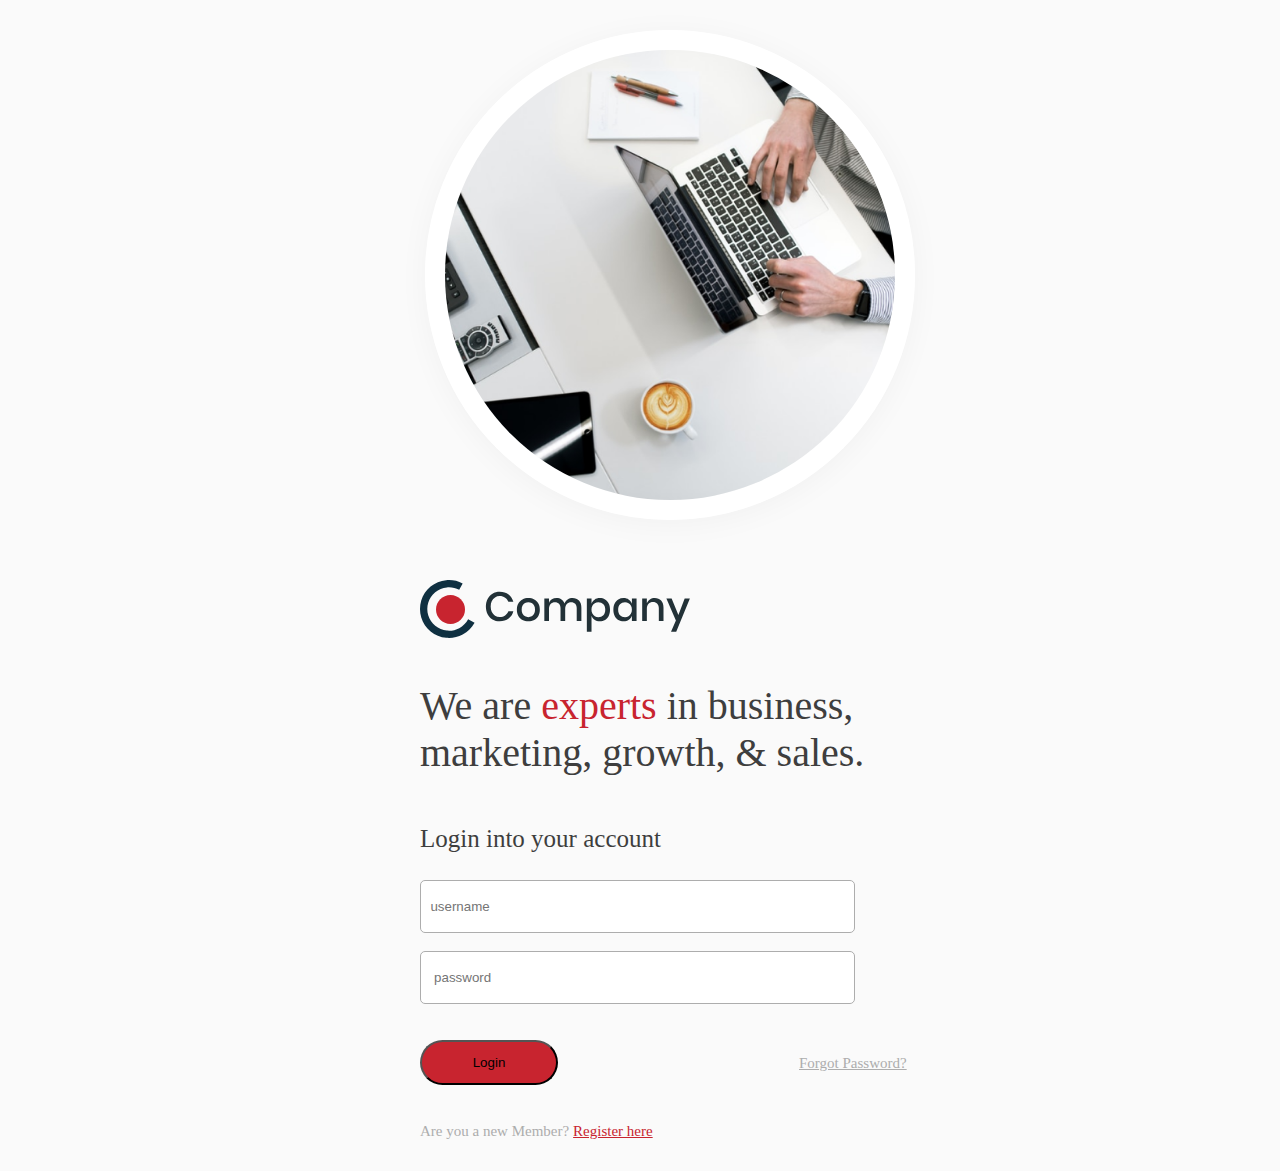
<file: index.html>
<!DOCTYPE html>
<html lang="en">

<head>
    <meta charset="UTF-8">
    <!-- <meta name="viewport" content="width=device-width, initial-scale=1.0"> -->
    <title>Document</title>
    <link rel="stylesheet" href="../css/style.css">
</head>

<body>
    <div class="main">
        <div class="left-side">
            <img src="../images/hero-image.png" alt="">
        </div>
        <div class="right-side">
            <p class="componyimg"><img src="../images/logo.svg" alt=""></p>
            <p class="heading">We are <strong class="experts">experts</strong> in business, marketing, growth, & sales.
            </p>
            <p class="acountheading">Login into your account</p>

            <input type="text" name="username" id="username" placeholder="  username"><br><br>
            <input type="password" name="password" id="password" placeholder="   password"><br><br><br>
            <div class="Login"><input type="button" value="Login"> <a class="forget" href="#">Forgot Password?</a></div>
            <br><br>
            <div><span class="member">Are you a new Member?</span> <a class="register" href="#">Register here</a></div>
        </div>
    </div>
</body>

</html>
</file>
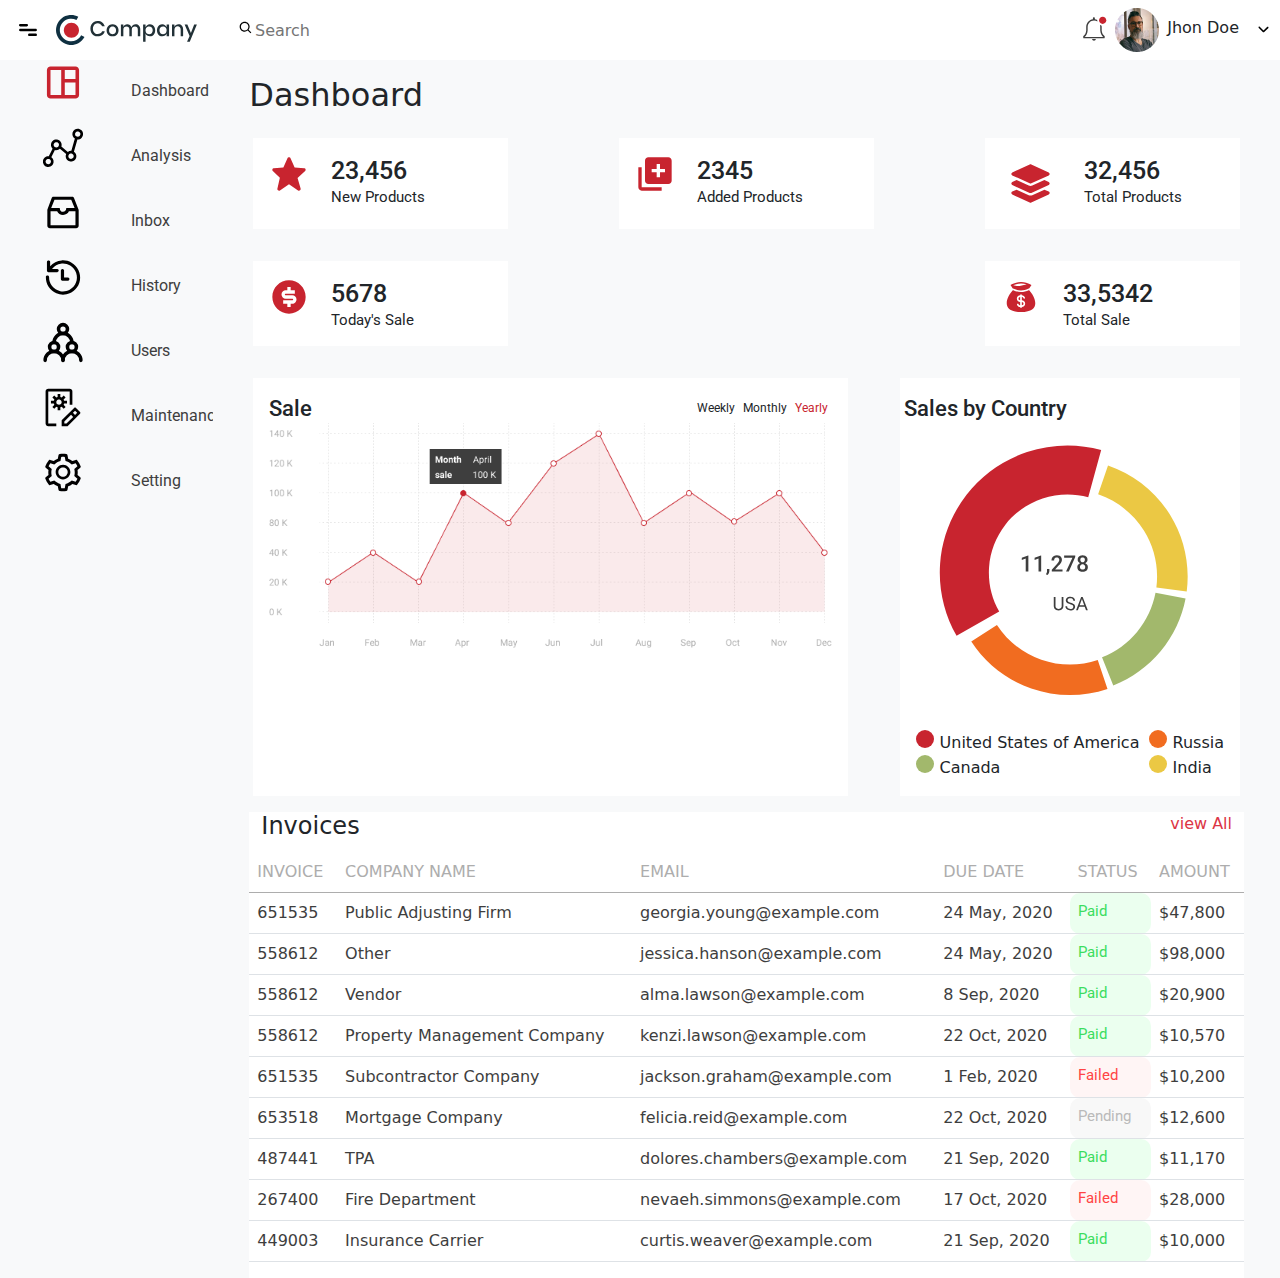
<file: dashboard.html>
<!DOCTYPE html>
<html>

<head>
    <title>Dashboard</title>
    <link rel="icon" type="image/x-icon" href="images/favicon.ico">
    <link rel="stylesheet" href="css/dashboard.css">
    <link rel="stylesheet" href="css/bootstrap.min.css">
    <link rel="preconnect" href="https://fonts.googleapis.com">
    <link rel="preconnect" href="https://fonts.gstatic.com" crossorigin>
    <link href="https://fonts.googleapis.com/css2?family=Roboto:wght@300;400;500;700;900&display=swap" rel="stylesheet">
</head>

<body>
    <!--Navbar-->
    <nav class="navbar navbar-light bg-white">
        <div class="d-flex mx-3">
            <div class="d-flex">
                <img src="images/menu-bar.svg">
                <img class="mx-3" src="images/header-logo.svg">
            </div>
            <div class="d-flex align-item-center mx-4">
                <div>
                    <img class="search-logo" src="images/search-icon.svg">
                </div>
                <input id="search-input" type="search" class="h-100" placeholder='Search' />
            </div>
        </div>
        <div class="d-flex">
            <div class="m-2">
                <img src="images/notification-icon.svg">
            </div>
            <div>
                <img src="images/profile.png">
            </div>
            <div class="m-2">
                <p class="m-0">Jhon Doe</p>
            </div>
            <div class="m-2">
                <img src="images/downward-arrow.svg">
            </div>
        </div>
    </nav>

    <div class="container-fluid ">
        <div class="row">
            <!--Sidebar-->
            <nav id="sidebar" class="col-md-2 col-lg-2 d-md-block bg-light sidebar">
                <div class="sidebar-sticky">
                    <ul class="nav ulitem flex-column">
                        <li class="nav-item">
                            <img class="img-size" src="./images/dashboard-active.svg" alt="">
                            <a class="nav-link active" href="#"> 
                               Dashboard
                            </a>
                        </li>
                        <li class="nav-item">
                            <img src="./images/graph-default.svg" alt="">
                            <a class="nav-link" href="#">
                               Analysis
                            </a>
                        </li>
                        <li class="nav-item">
                            <img src="./images/inbox-default.svg" alt="">
                            <a class="nav-link" href="#">
                                Inbox
                            </a>
                        </li>
                        <li class="nav-item">
                            <img src="./images/clock-default.svg" alt="">
                            <a class="nav-link" href="#">
                               History
                            </a>
                        </li>
                        <li class="nav-item">
                            <img src="./images/user-default.svg" alt="">
                            <a class="nav-link" href="#">
                                Users
                            </a>
                        </li>
                        <li class="nav-item">
                            <img src="./images/maintenance-default.svg" alt="no icon">
                            <a class="nav-link" href="#">
                                Maintenance
                            </a>
                        </li>
                        <li class="nav-item">
                            <img src="./images/setting-default.svg" alt="">
                            <a class="nav-link" href="#">
                                Setting
                            </a>
                        </li>
                    </ul>
                </div>
            </nav>

            <!-- dashboard -->
            <div class="col-md-10 col-lg-10 bg-light">
                <div class="container-fluid pt-3 pl-3">
                    <div class="row">
                        <h2>Dashboard</h2>
                    </div>
                    <!--first row-->
                    <div class="row justify-content-between">
                        <div class="col-md-5 col-lg-4 col-xl-3 col-xxl-2 m-3 p-3 bg-white border-0">
                            <div class="row">
                                <div class="col-3">
                                    <img src="images/star.svg">
                                </div>
                                <div class="col-9">
                                    <p class="roboto-medium-25 m-0 p-0">23,456</p>
                                    <p class="roboto-regular-15 m-0 p-0">New Products</p>
                                </div>
                            </div>
                        </div>
                        <div class="col-md-5 col-lg-4 col-xl-3 col-xxl-2 m-3 p-3 bg-white border-0">
                            <div class="row">
                                <div class="col-3">
                                    <img src="images/new-product.svg">
                                </div>
                                <div class="col-9">
                                    <p class="roboto-medium-25 m-0 p-0">2345</p>
                                    <p class="roboto-regular-15 m-0 p-0">Added Products</p>
                                </div>
                            </div>
                        </div>
                        <div class="col-md-5 col-lg-4 col-xl-3 col-xxl-2 m-3 p-3 bg-white border-0">
                            <div class="row">
                                <div class="col-4">
                                    <img src="images/total-product.svg">
                                </div>
                                <div class="col-8">
                                    <p class="roboto-medium-25 m-0 p-0">32,456</p>
                                    <p class="roboto-regular-15 m-0 p-0">Total Products</p>
                                </div>
                            </div>
                        </div>
                        <div class="col-md-5 col-lg-4 col-xl-3 col-xxl-2 m-3 p-3 bg-white border-0">
                            <div class="row">
                                <div class="col-3">
                                    <img src="images/dollar-filled.svg">
                                </div>
                                <div class="col-9">
                                    <p class="roboto-medium-25 m-0 p-0">5678</p>
                                    <p class="roboto-regular-15 m-0 p-0">Today's Sale</p>
                                </div>
                            </div>
                        </div>
                        <div class="col-md-5 col-lg-4 col-xl-3 col-xxl-2 m-3 p-3 bg-white border-0">
                            <div class="row">
                                <div class="col-3">
                                    <img src="images/money-bag.svg">
                                </div>
                                <div class="col-9">
                                    <p class="roboto-medium-25 m-0 p-0">33,5342</p>
                                    <p class="roboto-regular-15 m-0 p-0">Total Sale</p>
                                </div>
                            </div>
                        </div>
                    </div>
                    <!--Second row-->
                    <div class="row  justify-content-between">
                        <div class="col-lg-7 p-3 m-3 bg-white">
                            <div class="row ">
                                <div class="d-flex sale-chart">
                                    <div>
                                        <p class="m-0 p-0 roboto-medium-22">Sale</p>
                                    </div>
                                    <div class="d-flex sale-chart-option">
                                        <p class="m-0 p-1 roboto-regular-12">Weekly</p>
                                        <p class="m-0 p-1 roboto-regular-12">Monthly</p>
                                        <p class="m-0 p-1 roboto-regular-12" id="yearly">Yearly</p>
                                    </div>
                                </div>
                            </div>
                            <div class="row">
                                <img id="data-graph" src="images/data-graph.png">
                            </div>


                        </div>
                        <div class="col-lg-4 p-3 m-3 bg-white">
                            <div class="pie-chart d-flex-column">
                                <div class="row">
                                    <p class="m-0 p-0 roboto-medium-22">Sales by Country</p>
                                </div>
                                <div class="row">
                                    <img id="data-graph" src="images/pie-chart.svg">
                                </div>
                                <div class=" d-flex justify-content-between">
                                    <div class=" d-flex-column ">
                                        <div><span class="dot dotred "></span> United States of America</div>
                                        <div><span class="dot dotgreen"></span> Canada</div>
                                    </div>
                                    <div class="d-flex-column ">
                                        <div><span class="dot dotorange"></span> Russia</div>
                                        <div><span class="dot dotyellow"></span> India</div>
                                    </div>
                                </div>
                            </div>
                        </div>
                    </div>
                    <!--third row of tables-->
                    <div class="row p-0 m-0  ">
                        <div class="bg-white border-0 pr-3 mr-3">
                            <div class="row justify-content-between">
                                <div class="d-flex justify-content-between ">
                                    <h4 class="">Invoices</h4>
                                    <p class="text-danger">view All</p>
                                </div>
                            </div>
                            <div class="row">
                                <table class="table tbheadcolor">
                                    <thead>
                                        <tr class="tbheadcolor">
                                            <td scope="col">INVOICE</td>
                                            <td scope="col">COMPANY NAME</td>
                                            <td scope="col">EMAIL</td>
                                            <td scope="col">DUE DATE</td>
                                            <td scope="col">STATUS</td>
                                            <td scope="col">AMOUNT</td>
                                        </tr>
                                    </thead>
                                    <tbody class="tbbodycolor">
                                        <tr>
                                            <td>651535</td>
                                            <td>Public Adjusting Firm</td>
                                            <td>georgia.young@example.com</td>
                                            <td>24 May, 2020</td>
                                            <td id="paid">Paid</td>
                                            <td>$47,800</td>
                                        </tr>
                                        <tr>
                                            <td>558612</td>
                                            <td>Other</td>
                                            <td>jessica.hanson@example.com</td>
                                            <td>24 May, 2020</td>
                                            <td id="paid">Paid</td>
                                            <td>$98,000</td>
                                        </tr>
                                        <tr>
                                            <td>558612</td>
                                            <td>Vendor</td>
                                            <td>alma.lawson@example.com</td>
                                            <td>8 Sep, 2020</td>
                                            <td id="paid">Paid</td>
                                            <td>$20,900</td>
                                        </tr>
                                        <tr>
                                            <td>558612</td>
                                            <td>Property Management Company</td>
                                            <td>kenzi.lawson@example.com</td>
                                            <td>22 Oct, 2020</td>
                                            <td id="paid">Paid</td>
                                            <td>$10,570</td>
                                        </tr>
                                        <tr>
                                            <td>651535</td>
                                            <td>Subcontractor Company</td>
                                            <td>jackson.graham@example.com</td>
                                            <td>1 Feb, 2020</td>
                                            <td id="failed">Failed</td>
                                            <td>$10,200</td>
                                        </tr>
                                        <tr>
                                            <td>653518</td>
                                            <td>Mortgage Company</td>
                                            <td>felicia.reid@example.com</td>
                                            <td>22 Oct, 2020</td>
                                            <td id="pending">Pending</td>
                                            <td>$12,600</td>
                                        </tr>
                                        <tr>
                                            <td>487441</td>
                                            <td>TPA</td>
                                            <td>dolores.chambers@example.com</td>
                                            <td>21 Sep, 2020</td>
                                            <td id="paid">Paid</td>
                                            <td>$11,170</td>
                                        </tr>
                                        <tr>
                                            <td>267400</td>
                                            <td>Fire Department</td>
                                            <td>nevaeh.simmons@example.com</td>
                                            <td>17 Oct, 2020</td>
                                            <td id="failed">Failed</td>
                                            <td>$28,000</td>
                                        </tr>
                                        <tr>
                                            <td>449003</td>
                                            <td>Insurance Carrier</td>
                                            <td>curtis.weaver@example.com</td>
                                            <td>21 Sep, 2020</td>
                                            <td id="paid">Paid</td>
                                            <td>$10,000</td>
                                        </tr>

                                    </tbody>
                                </table>
                            </div>
                        </div>
                    </div>
                </div>
            </div>
        </div>
    </div>
</body>

</html>
</file>
<file: css/style.css>
@media screen and (min-width:1281px) {
    body {
        height: 100vh;
        margin: 0;
        padding: 0;
        background: #FAFAFA;
    }

    .main {
        margin: 30px;
        height: 100%;
        width: 100%;
        display: flex;
        justify-content: center;
        align-items: center;
        flex-wrap: wrap;
        gap: 165px;
    }

    .left-side img {
        width: 576px;
        height: 576px;
        background: transparent;
        box-shadow: 0px 4px 31px #0000000A;
        border-radius: 50%;
        border: 20px solid #FFFFFF;
    }
}

@media screen and (max-width:1280px) {
    body {
        max-width: 100%;
        max-height: 100%;
        margin: 0;
        padding: 0;
        background: #FAFAFA;
    }

    .main {
        margin: 30px;
        height: 100%;
        width: 100%;
        background: #FAFAFA;
        display: flex;
        flex-direction: column;
        justify-content: center;
        align-items: center;
        gap: 40px;
    }

    .left-side img {
        width: 450px;
        height: 450px;
        background: transparent;
        box-shadow: 0px 4px 31px #0000000A;
        border-radius: 50%;
        border: 20px solid #FFFFFF;
    }
}

.heading {
    width: 500px;
    height: 100px;
    text-align: left;
    font: normal normal 300 40px/47px Roboto;
    color: #3E3E3E;
}

.experts {
    color: #C8242F
}

.acountheading {
    width: 260px;
    height: 33px;
    text-align: left;
    font: normal normal normal 25px/33px Roboto;
    color: #3E3E3E;
}

input[type=text] {
    width: 429px;
    height: 49px;
    background: #FFFFFF;
    border: 1px solid #ADADAD;
    border-radius: 5px;
}

input[type=password] {
    width: 429px;
    height: 49px;
    background: #FFFFFF;
    border: 1px solid #ADADAD;
    border-radius: 5px;
}

input[type=button] {
    margin-left: 0px;
    width: 138px;
    height: 45px;
    background: #C8242F;
    border-radius: 23px;
}

.forget {
    width: 121px;
    height: 20px;
    font: normal normal normal 15px/20px Roboto;
    color: #ADADAD;
}

.Login {
    display: flex;
    justify-content: space-between;
    align-items: center;
}

.member {
    width: 160px;
    height: 20px;
    font: normal normal normal 15px/20px Roboto;
    color: #ADADAD;
}

.register {
    width: 88px;
    height: 20px;
    font: normal normal normal 15px/20px Roboto;
    color: #C8242F;

}
</file>
<file: css/dashboard.css>
.search-logo {
    width: 15px;
    height: 15px;
}

#search-input {
    border: none;
    background: transparent;
}

.small-size-nav {
    justify-content: space-between;
}

  /* DAshboard */

.roboto-medium-25 {
    font: normal normal 500 25px/33px Roboto;
}

.roboto-regular-15 {
    font: normal normal normal 15px/20px Roboto;
}

.roboto-medium-22 {
    font: normal normal 500 22px/29px Roboto;
}

.roboto-regular-12 {
    font: normal normal normal 12px/16px Roboto;
}

.sale-chart {
    justify-content: space-between;
}

.sale-chart-option {
    justify-content: space-between;
    align-items: center;
}

#yearly {
    color: #C8242F
}

#data-graph {
    max-width: 100%;
    justify-content: center;
}
.dot{
    height: 18px;
    width: 18px;
    border-radius: 50%;
    display: inline-block;
}
.dotred{
    background: #C8242F 0% 0% no-repeat padding-box; 
}
.dotgreen{
    background: #A2B86C 0% 0% no-repeat padding-box;
}
.dotorange{
    background: #F16C20 0% 0% no-repeat padding-box;
}
.dotyellow{
    background: #EBC844 0% 0% no-repeat padding-box;
}
.pie-chart{
    justify-content: center;
    align-items: center;
}
.tbheadcolor{
    color: #ADADAD;
}
.tbbodycolor{
   color: #3E3E3E ;
}
#paid{ 
    text-align: left;
    font: normal normal normal 15px/20px Roboto;
    color: #3CDD5F;
    background: #EBFFEF;
    border-radius: 10px;
}
#pending{
    text-align: left;
    font: normal normal normal 15px/20px Roboto;
    color: #BABABA;
    background: #F8F8F8;
    border-radius: 10px;
}
#failed{
    text-align: left;
    font: normal normal normal 15px/20px Roboto;
    color: #FF4545;
    background:  #FFF5F5 ;
    border-radius: 10px;
}


/* Sidebar */

.ulitem{
    gap: 20px;
}

.nav-item{
    display: flex;
    flex-direction: row;
    align-items: center;
    align-content: center;
    flex-wrap: wrap;
    justify-content: space-evenly;
}
 .nav-item a{
    width: 60px;
    height: 21px;
    text-align: left;
    font: normal normal normal 16px/21px Roboto;
    letter-spacing: 0px;
    color: #3E3E3E;
    opacity: 1;
 }
 .nav-item img {
    width: 50px;
   height: 45px;
 }
</file>
